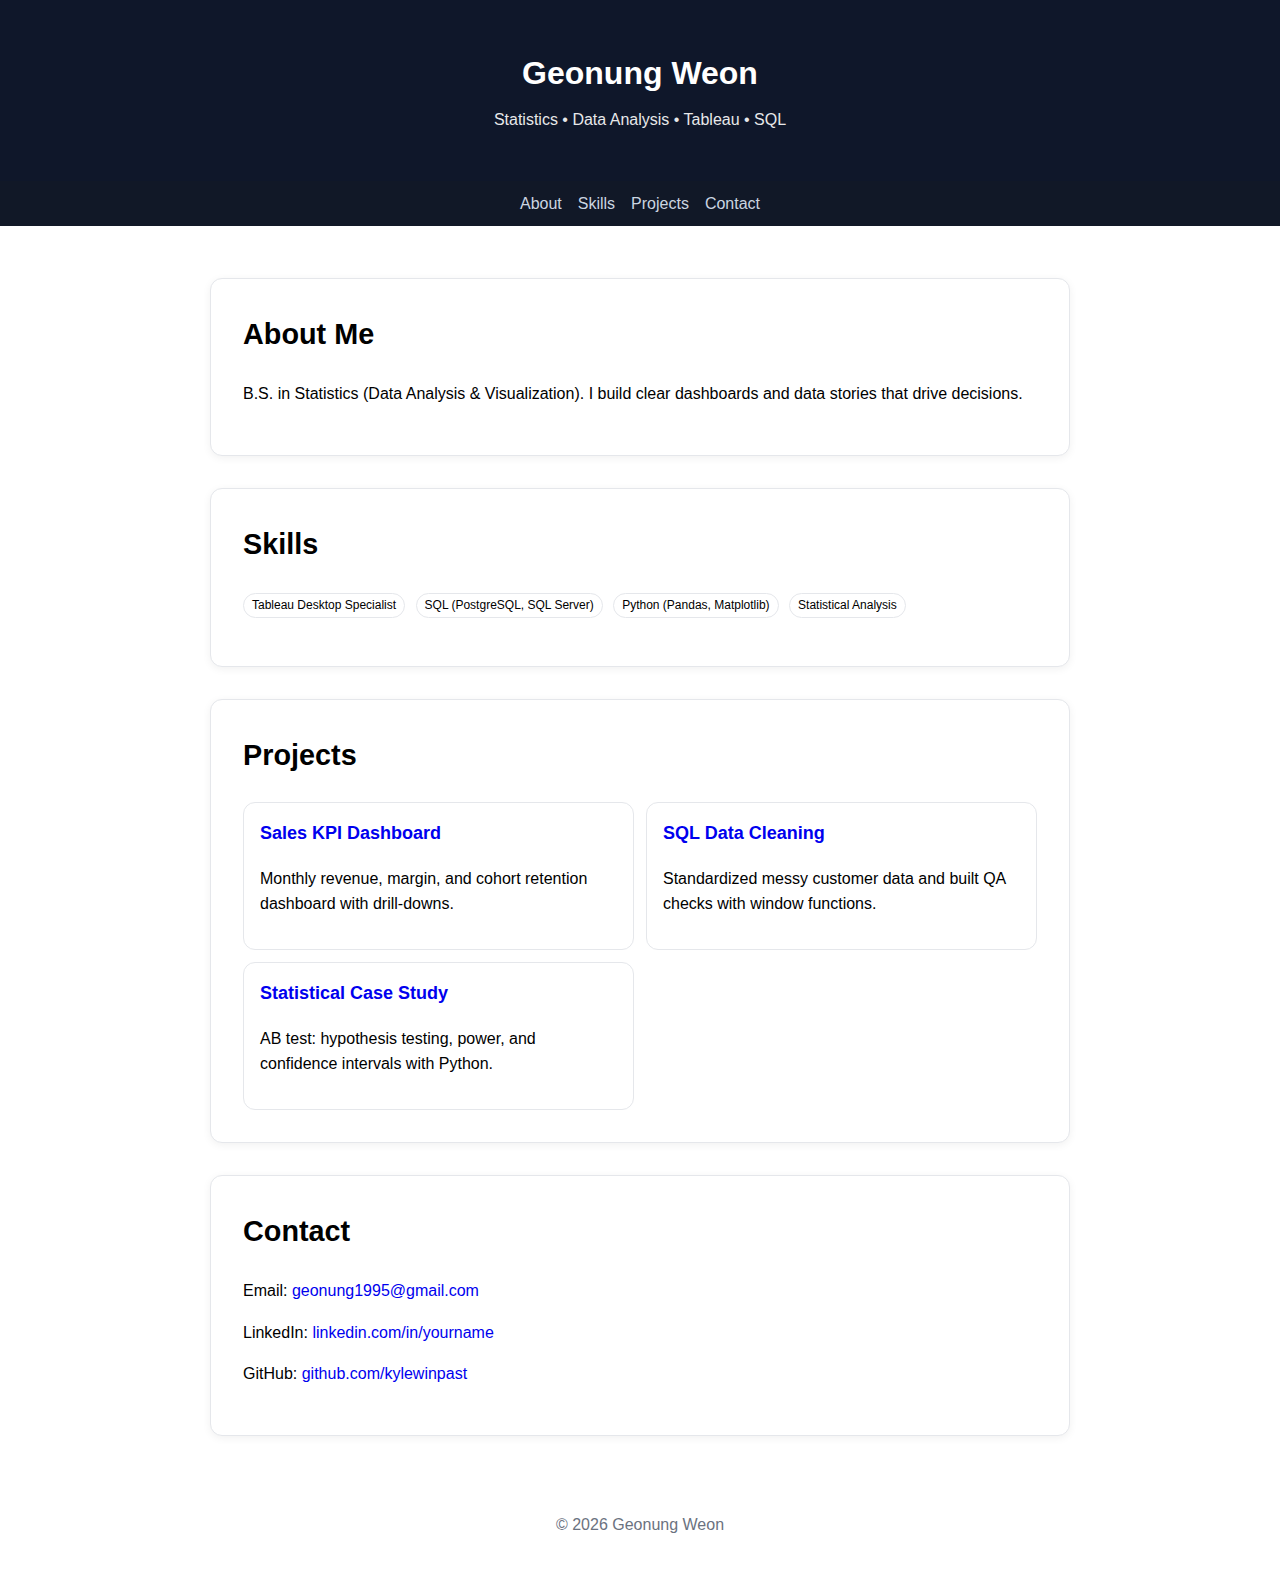
<file: index.html>
<!DOCTYPE html>
<html lang="en">
<head>
  <meta charset="UTF-8" />
  <meta name="viewport" content="width=device-width, initial-scale=1" />
  <title>Geonung Weon - Portfolio</title>
  <link rel="stylesheet" href="assets/style.css" />
</head>
<body>
  <header class="header">
    <h1>Geonung Weon</h1>
    <p>Statistics • Data Analysis • Tableau • SQL</p>
  </header>

  <nav class="nav">
    <a href="#about">About</a>
    <a href="#skills">Skills</a>
    <a href="#projects">Projects</a>
    <a href="#contact">Contact</a>
  </nav>

  <main class="container">
    <section id="about" class="section">
      <h2>About Me</h2>
      <p>B.S. in Statistics (Data Analysis & Visualization). I build clear dashboards and data stories that drive decisions.</p>
    </section>

    <section id="skills" class="section">
      <h2>Skills</h2>
      <p>
        <span class="badge">Tableau Desktop Specialist</span>
        <span class="badge">SQL (PostgreSQL, SQL Server)</span>
        <span class="badge">Python (Pandas, Matplotlib)</span>
        <span class="badge">Statistical Analysis</span>
      </p>
    </section>

    <section id="projects" class="section">
      <h2>Projects</h2>
      <div class="project-list">
        <article class="card">
          <h3><a href="projects/sales-kpi.html">Sales KPI Dashboard</a></h3>
          <p>Monthly revenue, margin, and cohort retention dashboard with drill‑downs.</p>
        </article>
        <article class="card">
          <h3><a href="projects/sql-cleaning.html">SQL Data Cleaning</a></h3>
          <p>Standardized messy customer data and built QA checks with window functions.</p>
        </article>
        <article class="card">
          <h3><a href="projects/stats-case.html">Statistical Case Study</a></h3>
          <p>AB test: hypothesis testing, power, and confidence intervals with Python.</p>
        </article>
      </div>
    </section>

    <section id="contact" class="section">
      <h2>Contact</h2>
      <p>Email: <a href="mailto:geonung1995@gmail.com">geonung1995@gmail.com</a></p>
      <p>LinkedIn: <a href="#" target="_blank" rel="noopener">linkedin.com/in/yourname</a></p>
      <p>GitHub: <a href="https://github.com/kylewinpast" target="_blank" rel="noopener">github.com/kylewinpast</a></p>
    </section>
  </main>

  <footer class="footer">
    © <span id="year"></span> Geonung Weon
  </footer>

  <script>document.getElementById('year').textContent = new Date().getFullYear();</script>
</body>
</html>
</file>
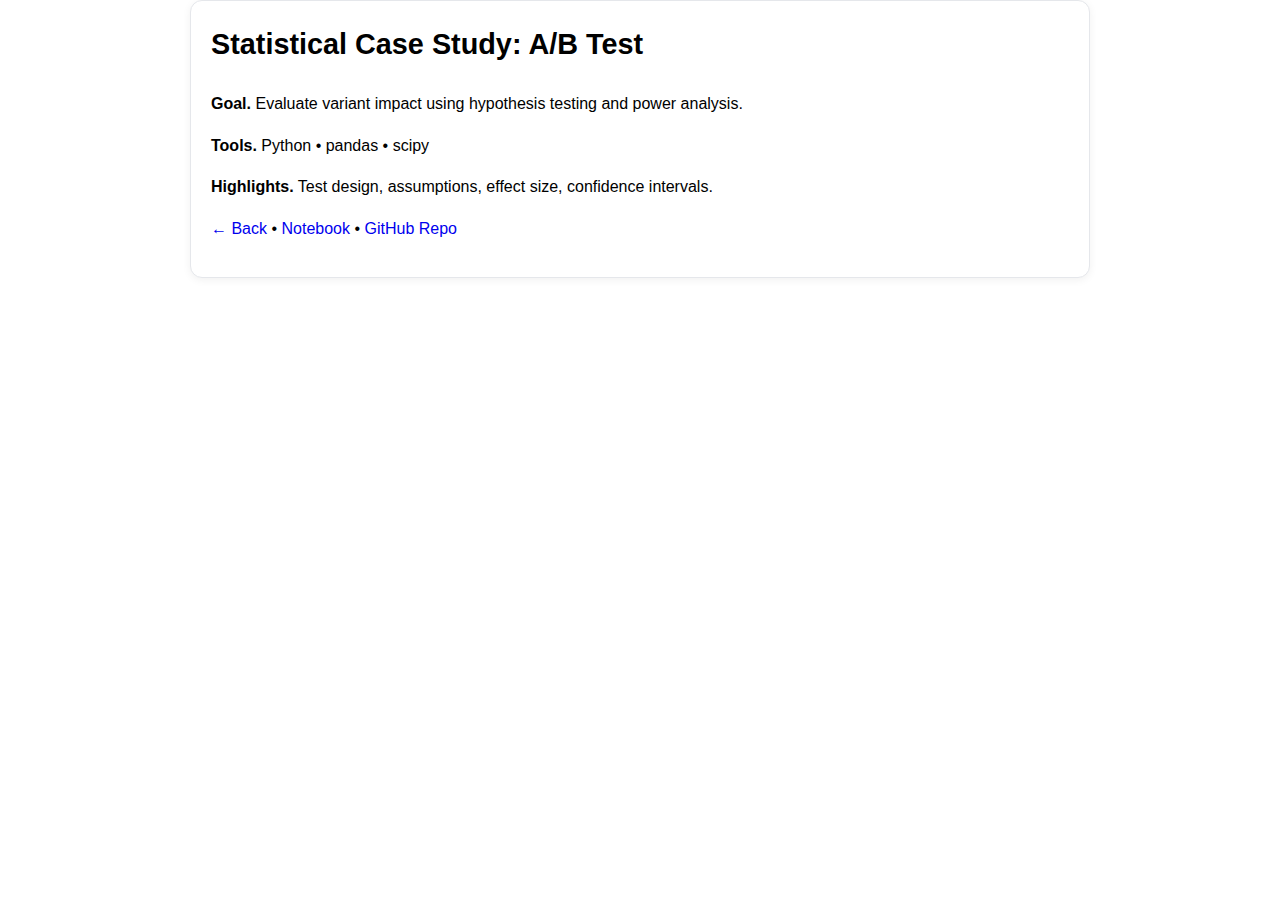
<file: projects/stats-case.html>
<!DOCTYPE html><html lang="en"><head><meta charset="UTF-8"><meta name="viewport" content="width=device-width, initial-scale=1"><title>Statistical Case Study</title><link rel="stylesheet" href="../assets/style.css"></head>
<body><main class="container section">
<h2>Statistical Case Study: A/B Test</h2>
<p><b>Goal.</b> Evaluate variant impact using hypothesis testing and power analysis.</p>
<p><b>Tools.</b> Python • pandas • scipy</p>
<p><b>Highlights.</b> Test design, assumptions, effect size, confidence intervals.</p>
<p><a href="../index.html">← Back</a> • <a href="#" target="_blank" rel="noopener">Notebook</a> • <a href="#" target="_blank" rel="noopener">GitHub Repo</a></p>
</main></body></html>
</file>
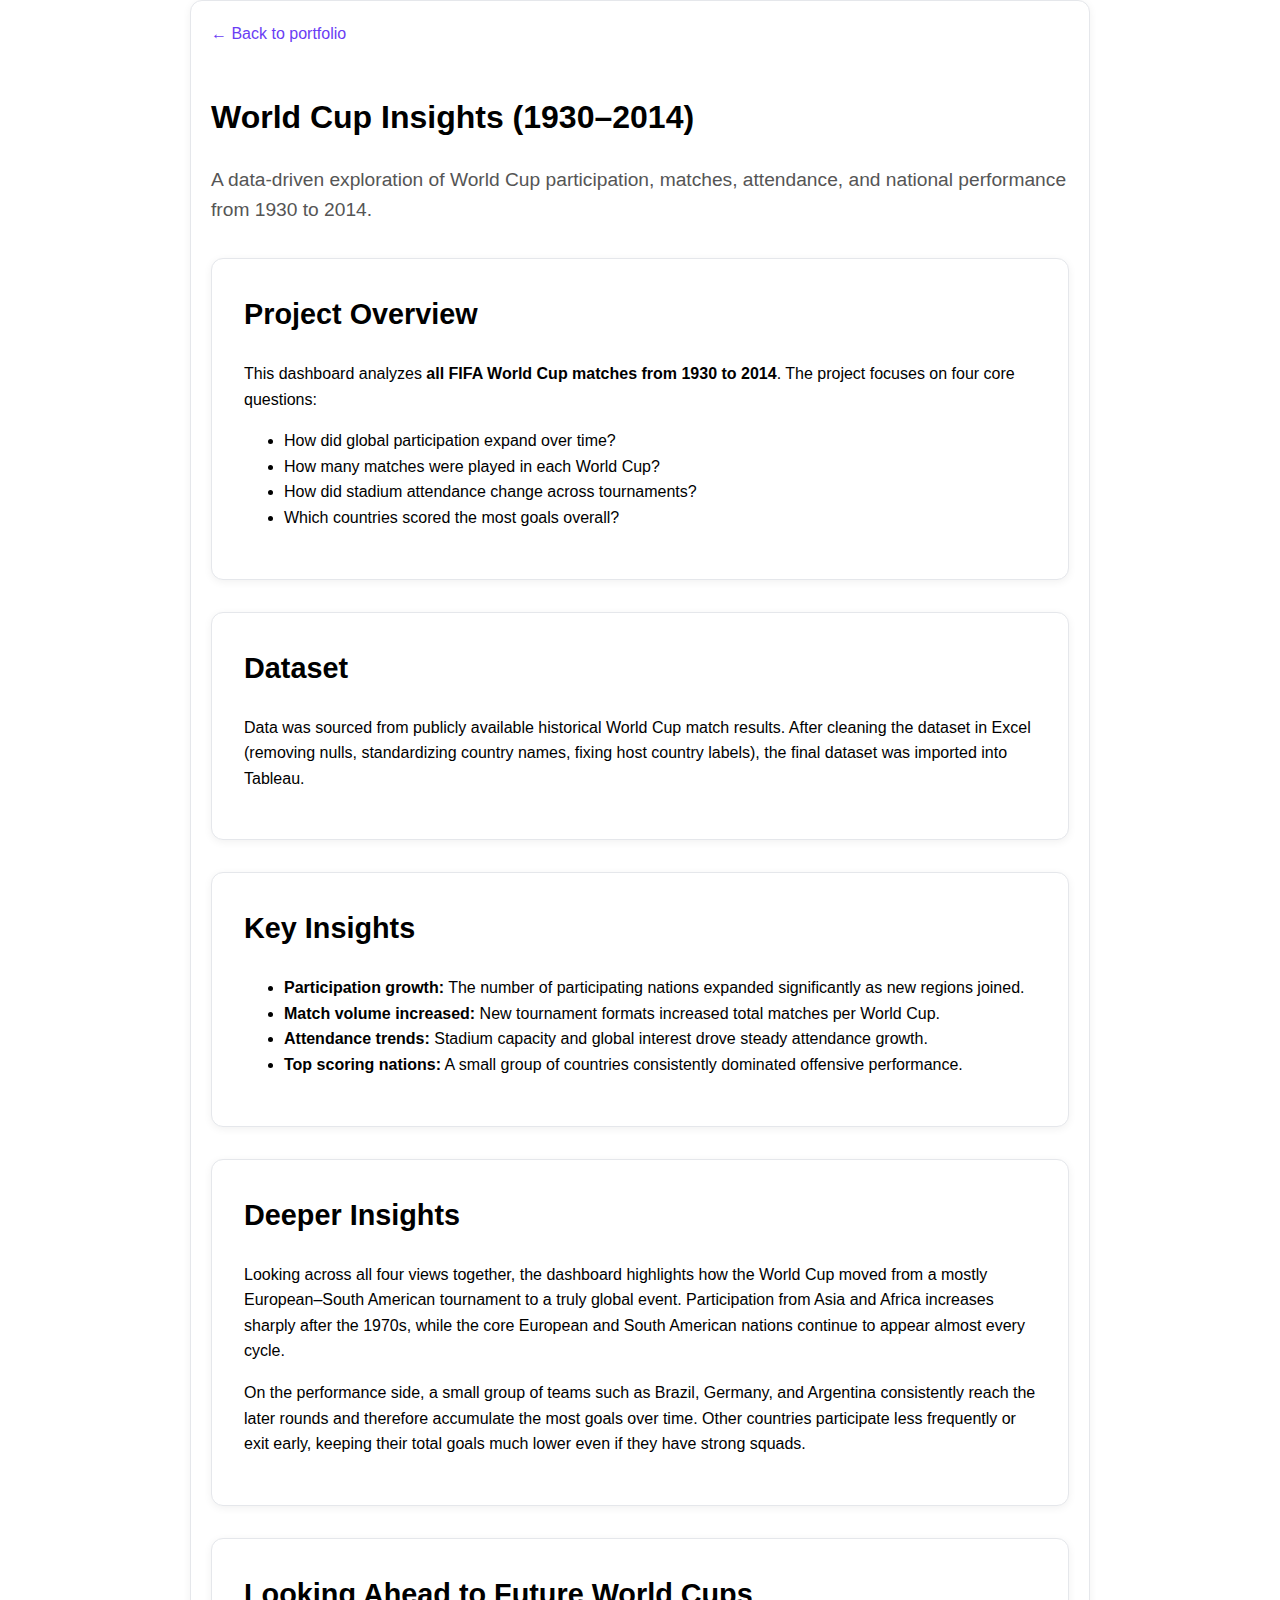
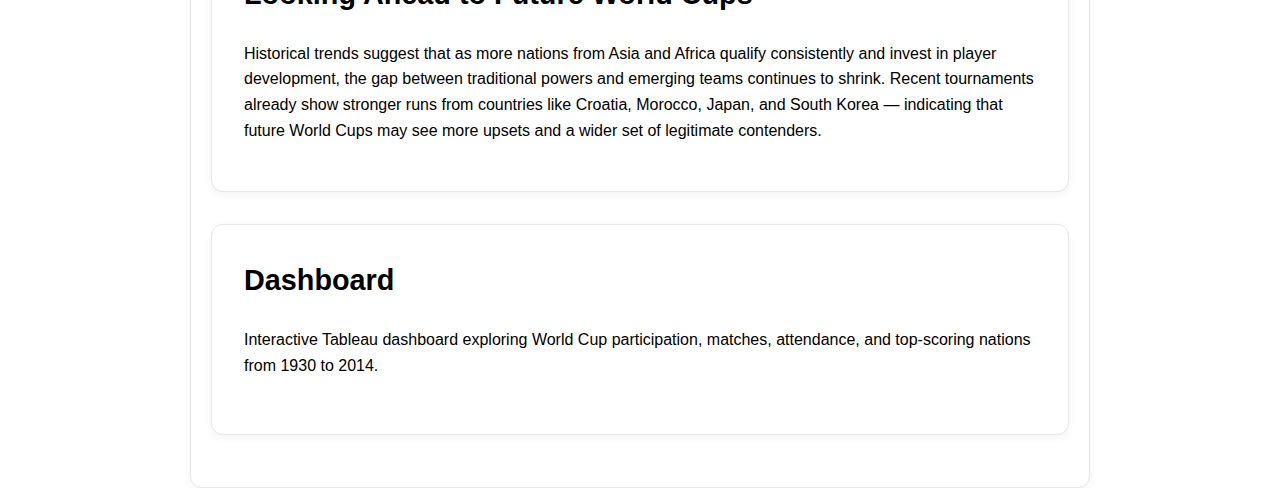
<file: projects/worldcup-dashboard.html>
<!DOCTYPE html>
<html lang="en">
<head>
  <meta charset="UTF-8" />
  <meta name="viewport" content="width=device-width, initial-scale=1" />
  <title>World Cup Insights (1930–2014)</title>
  <link rel="stylesheet" href="../assets/style.css" />
</head>
<body>
  <main class="container section">
    <a href="../index.html" class="back-link">← Back to portfolio</a>

    <h1>World Cup Insights (1930–2014)</h1>
    <p class="subtitle">
      A data-driven exploration of World Cup participation, matches, attendance,
      and national performance from 1930 to 2014.
    </p>

    <!-- ===== Project Overview ===== -->
    <section class="section">
      <h2>Project Overview</h2>
      <p>
        This dashboard analyzes <strong>all FIFA World Cup matches from 1930 to 2014</strong>.
        The project focuses on four core questions:
      </p>
      <ul>
        <li>How did global participation expand over time?</li>
        <li>How many matches were played in each World Cup?</li>
        <li>How did stadium attendance change across tournaments?</li>
        <li>Which countries scored the most goals overall?</li>
      </ul>
    </section>

    <!-- ===== Dataset ===== -->
    <section class="section">
      <h2>Dataset</h2>
      <p>
        Data was sourced from publicly available historical World Cup match results.
        After cleaning the dataset in Excel (removing nulls, standardizing country names,
        fixing host country labels), the final dataset was imported into Tableau.
      </p>
    </section>

    <!-- ===== Key Insights ===== -->
    <section class="section">
      <h2>Key Insights</h2>
      <ul>
        <li>
          <strong>Participation growth:</strong>
          The number of participating nations expanded significantly as new regions joined.
        </li>
        <li>
          <strong>Match volume increased:</strong>
          New tournament formats increased total matches per World Cup.
        </li>
        <li>
          <strong>Attendance trends:</strong>
          Stadium capacity and global interest drove steady attendance growth.
        </li>
        <li>
          <strong>Top scoring nations:</strong>
          A small group of countries consistently dominated offensive performance.
        </li>
      </ul>
    </section>

    <!-- ===== Deeper Insights ===== -->
    <section class="section">
      <h2>Deeper Insights</h2>
      <p>
        Looking across all four views together, the dashboard highlights how the World Cup
        moved from a mostly European–South American tournament to a truly global event.
        Participation from Asia and Africa increases sharply after the 1970s, while the
        core European and South American nations continue to appear almost every cycle.
      </p>
      <p>
        On the performance side, a small group of teams such as Brazil, Germany, and
        Argentina consistently reach the later rounds and therefore accumulate the most
        goals over time. Other countries participate less frequently or exit early,
        keeping their total goals much lower even if they have strong squads.
      </p>
    </section>

    <!-- ===== Future Outlook ===== -->
    <section class="section">
      <h2>Looking Ahead to Future World Cups</h2>
      <p>
        Historical trends suggest that as more nations from Asia and Africa qualify consistently
        and invest in player development, the gap between traditional powers and emerging teams
        continues to shrink. Recent tournaments already show stronger runs from countries like
        Croatia, Morocco, Japan, and South Korea — indicating that future World Cups may see
        more upsets and a wider set of legitimate contenders.
      </p>
    </section>

    <!-- ===== Dashboard Embed ===== -->
    <section class="section">
      <h2>Dashboard</h2>
      <p>
        Interactive Tableau dashboard exploring World Cup participation, matches,
        attendance, and top-scoring nations from 1930 to 2014.
      </p>

      <div class="dashboard-embed">
        <div class='tableauPlaceholder' id='viz1764279968526' style='position: relative'>
          <noscript>
            <a href='#'>
              <img alt='Dashboard 1'
                   src='https://public.tableau.com/static/images/HR/HR8CSQN4C/1_rss.png'
                   style='border: none' />
            </a>
          </noscript>
          <object class='tableauViz' style='display:none;'>
            <param name='host_url' value='https%3A%2F%2Fpublic.tableau.com%2F' />
            <param name='embed_code_version' value='3' />
            <param name='path' value='shared&#47;HR8CSQN4C' />
            <param name='toolbar' value='yes' />
            <param name='static_image'
                   value='https://public.tableau.com/static/images/HR/HR8CSQN4C/1.png' />
            <param name='animate_transition' value='yes' />
            <param name='display_static_image' value='yes' />
            <param name='display_spinner' value='yes' />
            <param name='display_overlay' value='yes' />
            <param name='display_count' value='yes' />
            <param name='language' value='en-US' />
            <param name='filter' value='publish=yes' />
          </object>
        </div>
      </div>

      <script type='text/javascript'>
        var divElement = document.getElementById('viz1764279968526');
        var vizElement = divElement.getElementsByTagName('object')[0];

        if (divElement.offsetWidth > 800) {
          vizElement.style.width = '100%';
          vizElement.style.height = '750px';
        } else if (divElement.offsetWidth > 500) {
          vizElement.style.width = '100%';
          vizElement.style.height = '750px';
        } else {
          vizElement.style.width = '100%';
          vizElement.style.height = '1000px';
        }

        var scriptElement = document.createElement('script');
        scriptElement.src = 'https://public.tableau.com/javascripts/api/viz_v1.js';
        vizElement.parentNode.insertBefore(scriptElement, vizElement);
      </script>

    </section>
  </main>
</body>
</html>
</file>
<file: assets/style.css>
/* --- Base --- */
* { box-sizing: border-box; }
body { font-family: -apple-system, BlinkMacSystemFont, Segoe UI, Roboto, Arial, sans-serif; line-height: 1.6; margin: 0; }
a { text-decoration: none; }
img { max-width: 100%; height: auto; }

/* --- Header / Nav --- */
.header { background: #0f172a; color: #fff; padding: 48px 20px; text-align: center; }
.header h1 { margin: 0 0 8px; font-size: 32px; }
.header p { margin: 0; opacity: .9; }
.nav { background: #111827; padding: 10px 16px; display: flex; gap: 16px; justify-content: center; }
.nav a { color: #cbd5e1; }
.nav a:hover { color: #fff; }

/* --- Sections --- */
.container { max-width: 900px; margin: 24px auto; padding: 0 16px; }
.section { background: #ffffff; border: 1px solid #e5e7eb; border-radius: 12px; padding: 20px; margin-bottom: 16px; }
.section h2 { margin-top: 0; font-size: 20px; }

/* --- Project list --- */
.project-list { display: grid; grid-template-columns: repeat(auto-fit, minmax(260px, 1fr)); gap: 12px; }
.card { border: 1px solid #e5e7eb; border-radius: 12px; padding: 16px; }
.card h3 { margin-top: 0; font-size: 18px; }
.badge { display: inline-block; font-size: 12px; border: 1px solid #e5e7eb; padding: 2px 8px; border-radius: 999px; margin-right: 6px; }
.footer { text-align: center; color: #6b7280; padding: 24px 0 40px; }

/* Card-style sections */
.section {
  background: #ffffff;
  padding: 2rem;
  margin: 2rem 0;
  border-radius: 12px;
  box-shadow: 0 2px 8px rgba(0,0,0,0.06);
}

.section h2 {
  margin-top: 0;
  font-size: 1.8rem;
  font-weight: 700;
}

/* Subtitle under main heading */
.subtitle {
  font-size: 1.2rem;
  color: #555;
  margin-bottom: 2rem;
}

/* Back to portfolio link */
.back-link {
  display: inline-block;
  font-size: 1rem;
  margin-bottom: 1.5rem;
  color: #6a3df4;
  text-decoration: none;
}

.back-link:hover {
  text-decoration: underline;
}

/* Dashboard container spacing */
.dashboard-embed {
  margin-top: 1.5rem;
}

/* Proper container width like SQL page */
.container {
  max-width: 900px;
  margin: 0 auto;
  padding: 20px;
}
</file>
